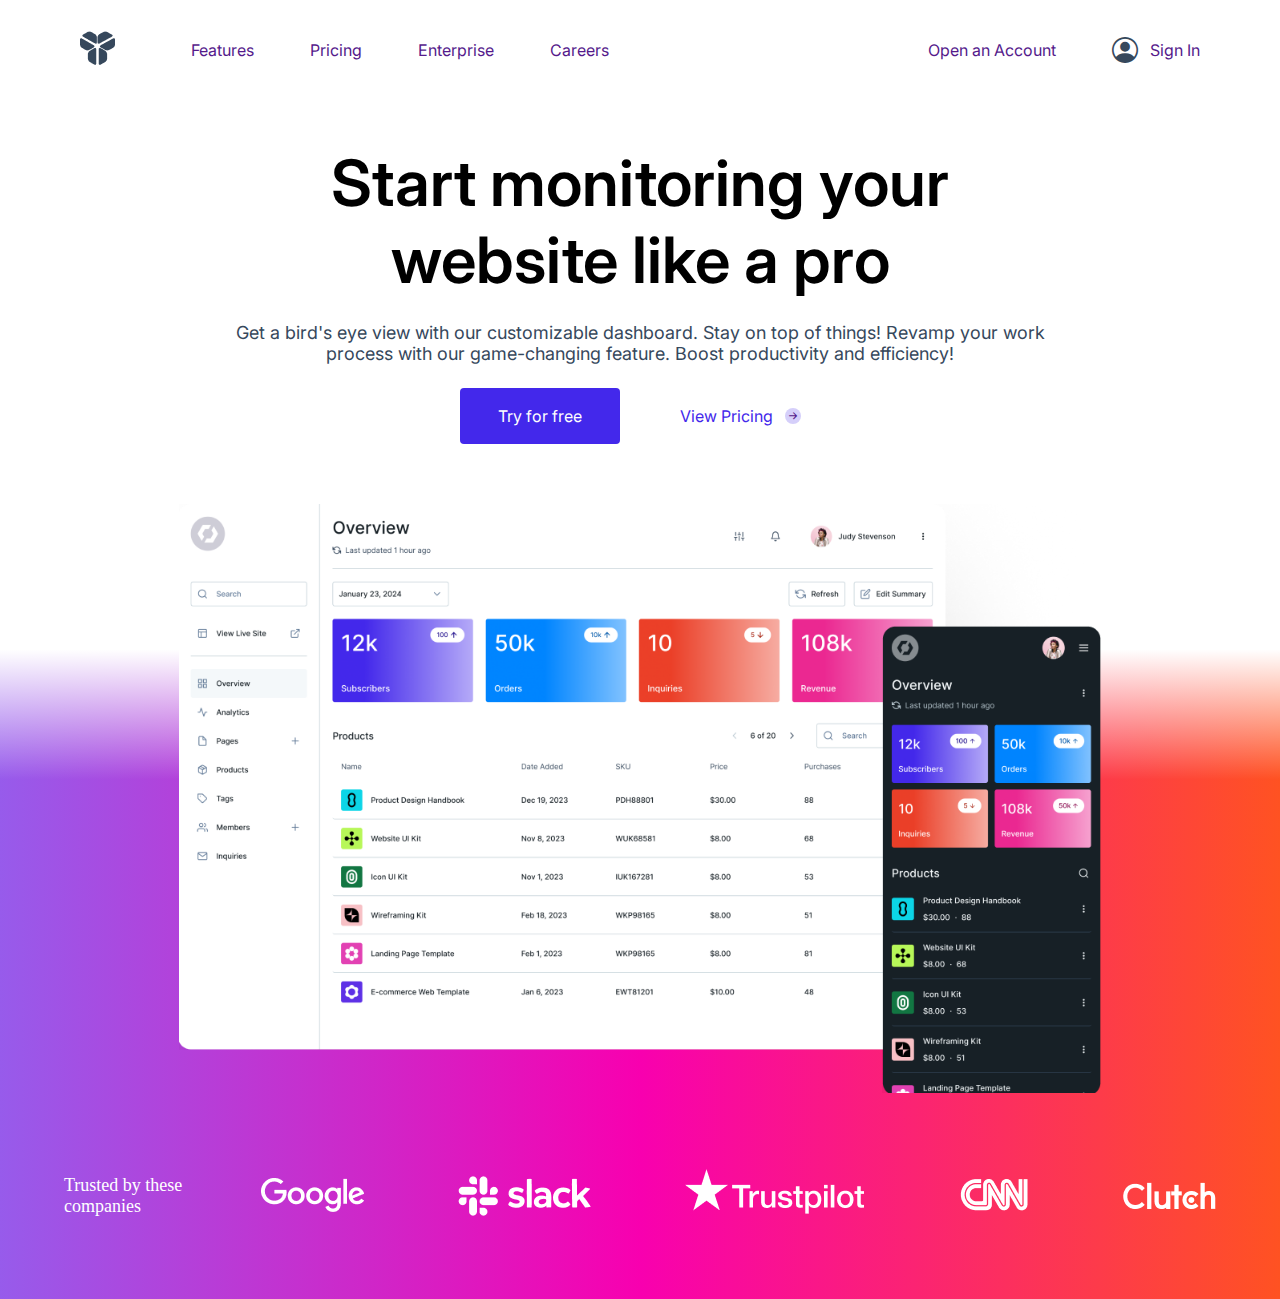
<file: index.html>
<!DOCTYPE html>
<html lang="en">
<head>
    <meta charset="UTF-8">
    <meta name="viewport" content="width=device-width, initial-scale=1.0">
    <title>Landing Page</title>
    <link rel="stylesheet" href="./style/style.css">
    <link href="https://cdn.jsdelivr.net/npm/bootstrap-icons@1.8.0/font/bootstrap-icons.css" rel="stylesheet">
</head>
<body>
    <header class="cabecalho">
        <div class="cabecalho__menu">
            <div class="logo">
                <img src="./template/Logo.png" alt="Logo">
            </div>
            <div class="menu">
                <a href="">Features</a>
                <a href="">Pricing</a>
                <a href="">Enterprise</a>
                <a href="">Careers</a>
            </div>
        </div>
        <div class="cabecalho__profile">
            <a href="">Open an Account</a>
            <a class="cabecalho__profile__login" href="">
                <i class="bi bi-person-circle"></i>
                <p>Sign In</p>
            </a>
        </div>
    </header>
    <div class="sub_cabecalho">
        <h1>Start monitoring your website like a pro</h1>
        <h3>Get a bird's eye view with our customizable dashboard. Stay on top of things! Revamp your work process with our game-changing feature. Boost productivity and efficiency!</h3>
        <div class="sub_cabecalho__botoes">
            <a href="">Try for free</a>
            <a href="">
                <p>View Pricing</p>
                <i class="bi bi-arrow-right-short"></i>
            </a>
        </div>
    </div>
    <main>
        <div class="principal">
            <img class="template" src="./template/full.png" alt="white-template">
        </div> 
    </main>
    <footer class="rodape">
        <div class="rodape__item">
            <p>Trusted by these companies</p>
            <div class="rodape__item__links">
                <a><img src="./template/Google.png" alt="Google"></a>
                <a><img src="./template/Slack.png" alt="Slack"></a>
                <a><img src="./template/Trustpilot.png" alt="Trustpilot"></a>
                <a><img src="./template/CNN logo.png" alt="CNN"></a>
                <a><img src="./template/Clutch.png" alt="Clutch"></a>
            </div>
        </div>
    </footer>
</body>
</html>
</file>
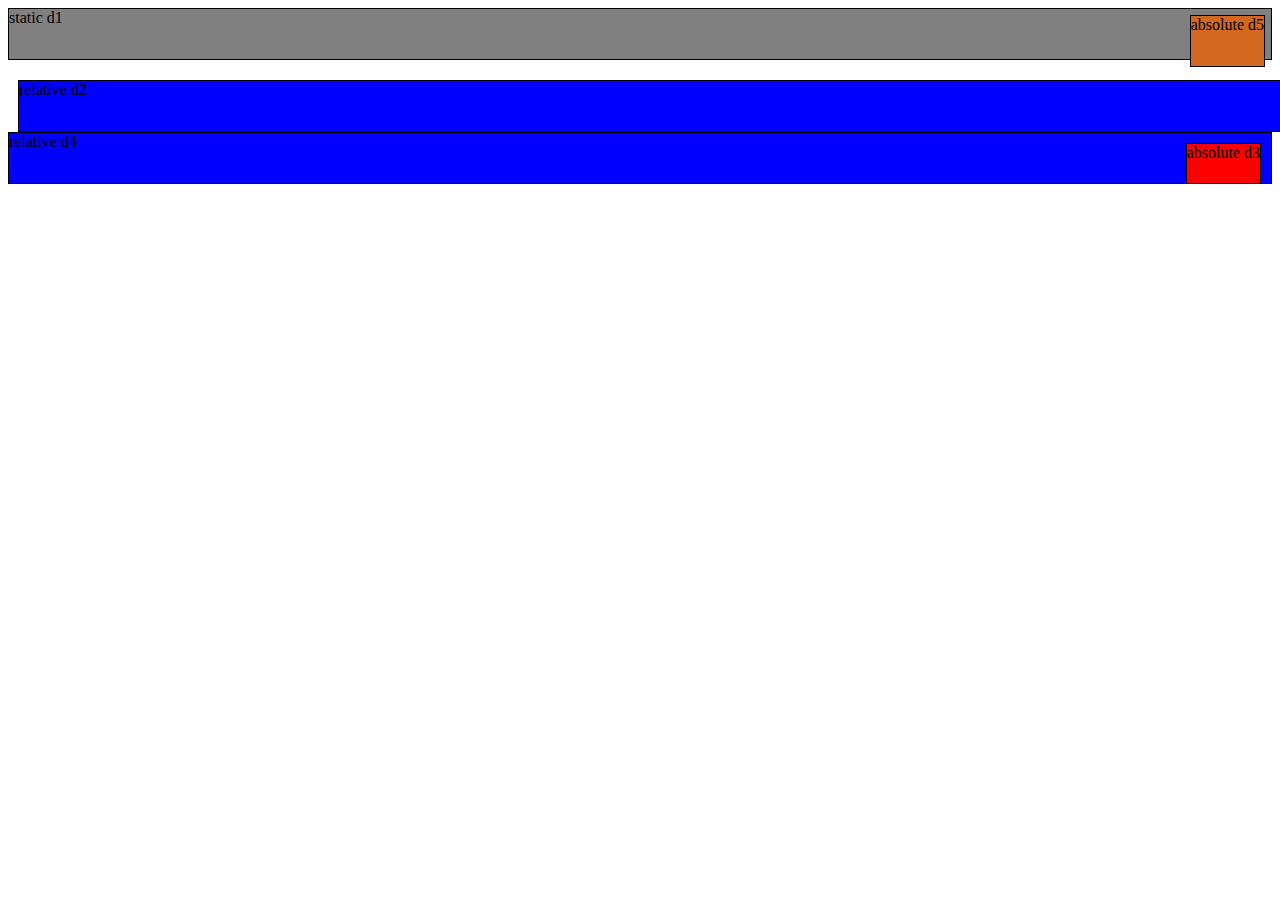
<file: teste_posicao.html>
<!DOCTYPE html>
<html lang="en">
<head>
    <meta charset="UTF-8">
    <meta name="viewport" content="width=device-width, initial-scale=1.0">
    <title>Teste posição</title>
    <style>
        div {
            border: 1px solid black;
            height: 50px;
            margin-bottom: 10px;
        }
        .d1 {
            background-color: gray;
            position: static;
        }
        .d2 {
            background-color: blue;
            position: relative;
            top: 10px;
            left: 10px;
        }
        .d3 {
            background-color: red;
            position: absolute;
            top: 10px;
            right: 10px;
        }
        .d4 {
            background-color: blue;
            position: relative;
            overflow: hidden;
        }
        .d5 {
            position: absolute;
            background-color: chocolate;
            top: 15px;
            right: 15px;
        }
    </style>
</head>
<body>
    <div class="d1">static d1</div>
    <div class="d2">relative d2</div>
    <div class="d5">absolute d5</div>
    <div class="d4">
        relative d4
        <div class="d3">absolute d3</div>
    </div>
</body>
</html>
</file>
<file: style/style.css>
@import url('https://fonts.googleapis.com/css2?family=Inter:wght@500&display=swap');

:root {
    --color1: #36485C;
    --color2: #4328EB;
    --color3: #D5CFFA;
}

body {
    margin: 0;
    padding: 0;
    width: 100wh;
    background: 
        linear-gradient(to bottom, white 50%,transparent 60%) no-repeat,
        linear-gradient(to left, #FF5222, #F800AF ,#975BEB) no-repeat;
}

.cabecalho {
    color: var(--color1);
    width: 100wh;
    display: flex;
    align-items: center;
    justify-content: space-between;
    padding: 24px 80px;
    font-family: 'Inter', sans-serif;
    font-size: 16px;
    margin-bottom: 44px;
}

.cabecalho a {
    text-decoration: none;
}

.cabecalho__menu {
    display: flex;
}

.logo {
    padding-right: 76px;
}

.menu {
    display: flex;
    align-items: center;
    justify-content: space-between;
    gap: 56px;
}

.cabecalho__profile {
    display: flex;
    align-items: center;
    gap: 56px;
}

.cabecalho__profile__login {
    display: flex;
    align-items: center;
}

.cabecalho__profile__login i {
    margin-right: 12px;
    color: var(--color1);
    font-size: 26px;
}

.sub_cabecalho {
    position: relative;
    font-family: 'Inter', sans-serif;
    display: flex;
    margin: 0 auto;
    width: 846px;
    flex-direction: column;
    align-items: center;
    gap: 24px;
    text-align: center;
}

.sub_cabecalho h1 {
    font-size: 64px;
    font-weight: 600;
    margin: 0;
}

.sub_cabecalho h3 {
    font-size: 18px;
    font-weight: 400;
    color: var(--color1);
    margin: 0;
}

.sub_cabecalho__botoes {
    display: flex;
    align-items: center;
    gap: 40px;
}

.sub_cabecalho__botoes a:first-child {
    background-color: var(--color2);
    color: white;
    border-radius: 4px;
    
}
.sub_cabecalho__botoes a {
    width: 160px;
    height: 56px;
    display: flex;
    align-items: center;
    justify-content: center;
    gap: 12px;
    text-decoration: none;
}

.sub_cabecalho__botoes p {
    color: var(--color2);
}

.sub_cabecalho__botoes i {
    background-color: var(--color3);
    border-radius: 100%;
    width: 16px;
    height: 16px;
    display: flex;
}

.principal {
    margin: 60px 10% 64px 10%;
    display: flex;
    align-items: center;
    justify-content: center;
}

.template {
    width: 90%;
}

.rodape {
    /* margin: 0px 80px 80px 80px; */
    margin: 0px 5% 5% 5%;
}

.rodape__item {
    display: flex;
    align-items: center;
    justify-content: space-between;
}

.rodape__item p {
    color: white;
    font-size: 18px;
    font-family: 'Inter' sans-serif;
    font-weight: 400;
}

.rodape__item__links {
    display: flex;
    align-items: center;
    width: 966px;
    justify-content: space-between;
}
</file>
